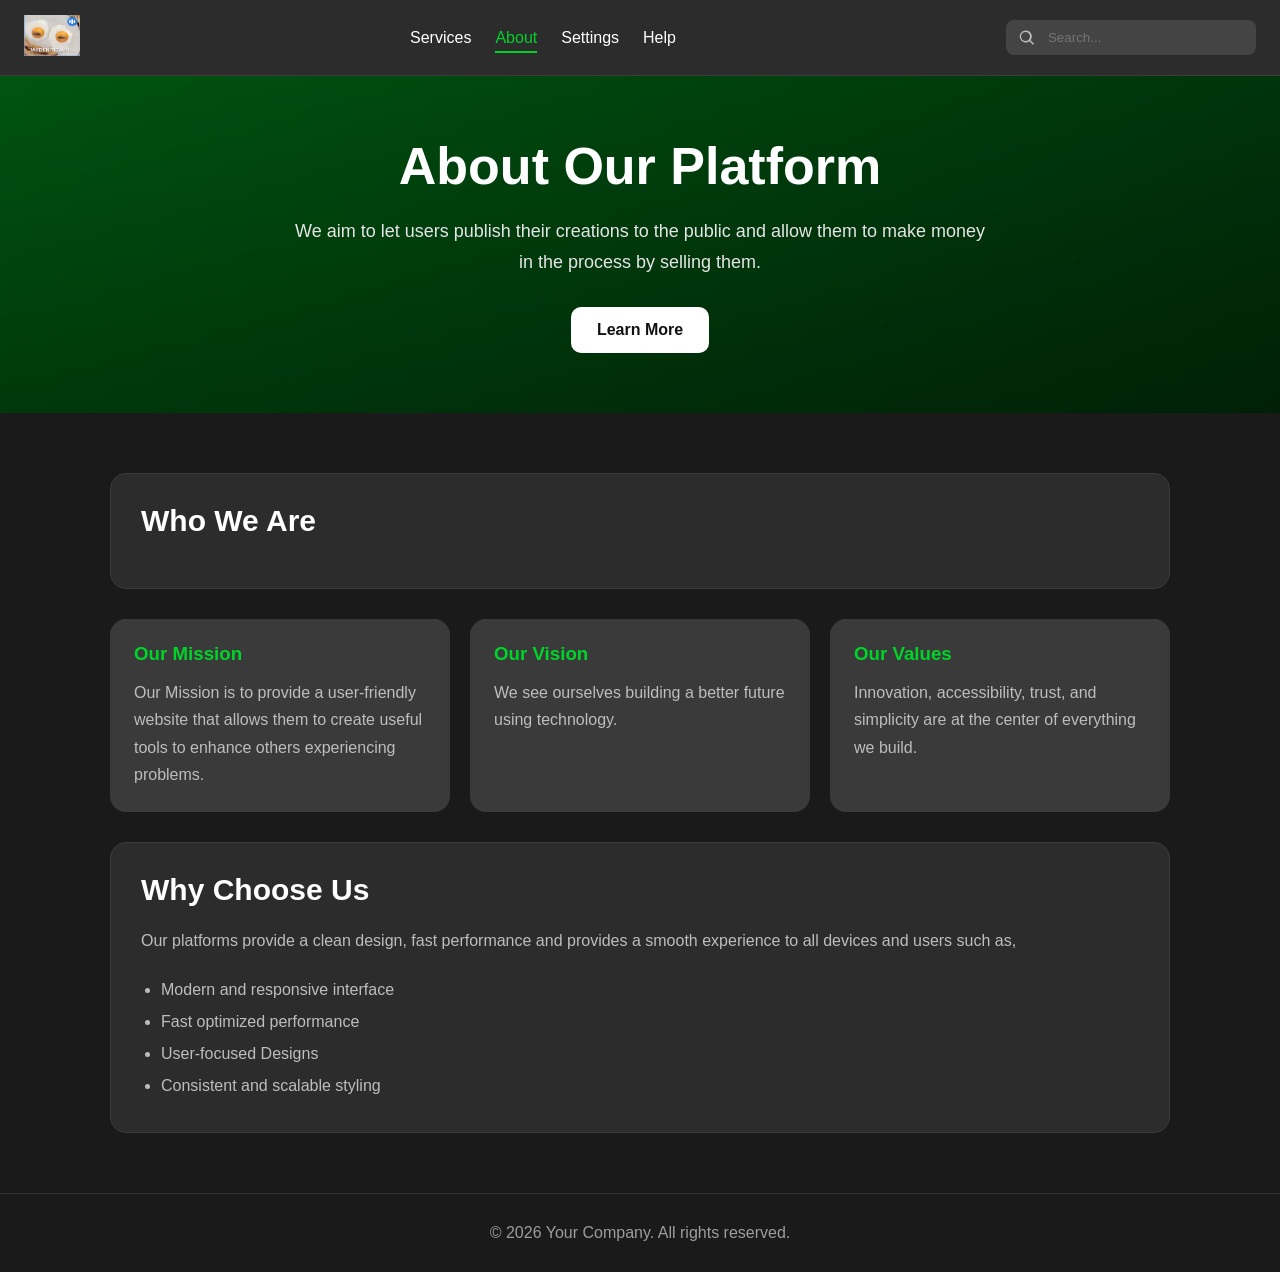
<file: about.html>
<!DOCTYPE html>
<html lang="en">
<head>
    <!-- Google tag (gtag.js) -->
    <script async src="https://www.googletagmanager.com/gtag/js?id=G-DV0MCQ08GH"></script>
    <script>
    window.dataLayer = window.dataLayer || [];
    function gtag(){dataLayer.push(arguments);}
    gtag('js', new Date());

    gtag('config', 'G-DV0MCQ08GH');
    </script>
    <meta charset="UTF-8">
    <meta http-equiv="X-UA-Compatible" content="IE=edge">
    <meta name="viewport" content="width=device-width, initial-scale=1.0">

    <title>About</title>

    <link rel="stylesheet" href="about.css">
</head>

<body>
    <nav class="navbar">

        <div class="logo">
            <a href="index.html">
                <img src="assets/testimage.png" alt="Logo" width="56" height="41">
            </a>
        </div>

        <div class="navitems">
            <a href="services.html">Services</a>
            <a href="about.html" class="active">About</a>
            <a href="settings.html">Settings</a>
            <a href="help.html">Help</a>
        </div>

        <div class="search-wrapper">
            <span class="icon">
                <svg viewBox="0 0 24 24">
                    <path d="M10 2a8 8 0 105.293 14.293l4.707 4.707 1.414-1.414-4.707-4.707A8 8 0 0010 2zm0 2a6 6 0 110 12A6 6 0 0110 4z"/>
                </svg>
            </span>

            <input type="text" placeholder="Search...">
        </div>

    </nav>
    <header class="hero">

        <div class="hero-content">
            <h1>About Our Platform</h1>

            <p>
                We aim to let users publish their creations to the public and allow them to make money in the process by selling them.
            </p>

            <a href="#" class="hero-btn">Learn More</a>
        </div>

    </header>

    <main class="about-container">

        <section class="about-card">

            <h2>Who We Are</h2>

            <p>
               
            </p>

            <p>
                
            </p>

        </section>

        <section class="info-grid">

            <div class="info-card">
                <h3>Our Mission</h3>

                <p>
                    Our Mission is to provide a user-friendly website that allows them to create useful tools to enhance others experiencing problems.
                </p>
            </div>

            <div class="info-card">
                <h3>Our Vision</h3>

                <p>
                    We see ourselves building a better future using technology.
                </p>
            </div>

            <div class="info-card">
                <h3>Our Values</h3>

                <p>
                    Innovation, accessibility, trust, and simplicity
                    are at the center of everything we build.
                </p>
            </div>

        </section>

        <section class="about-card">

            <h2>Why Choose Us</h2>

            <p>
                Our platforms provide a clean design, fast performance and provides a smooth experience to all devices and users such as,
            </p>

            <ul>
                <li>Modern and responsive interface</li>
                <li>Fast optimized performance</li>
                <li>User-focused Designs</li>
                <li>Consistent and scalable styling</li>
            </ul>

        </section>

    </main>

    <footer>

        <p>© 2026 Your Company. All rights reserved.</p>

    </footer>

</body>
</html>
</file>
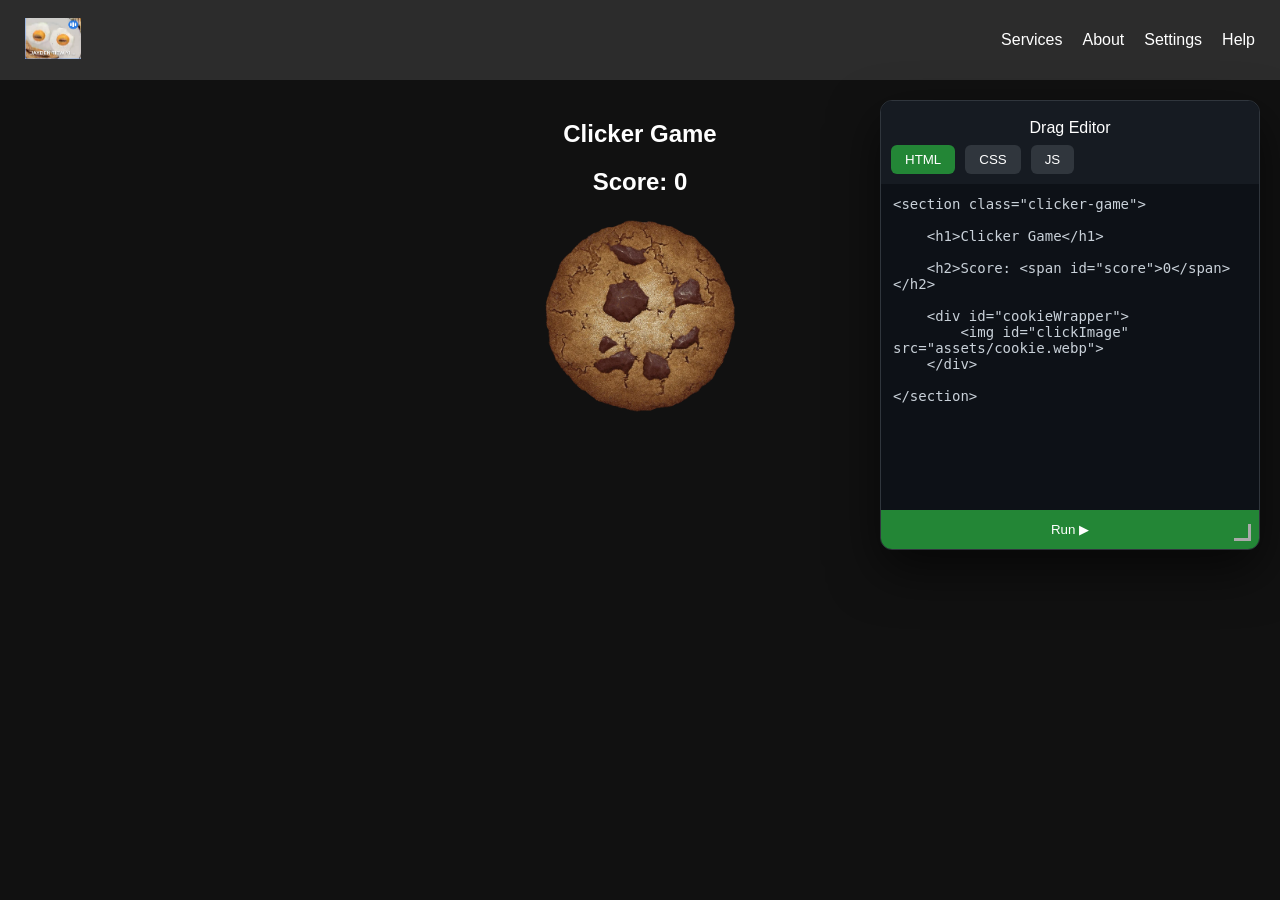
<file: card1.html>
<!DOCTYPE html>
<html lang="en">
<head>

    <meta charset="UTF-8">
    <meta name="viewport" content="width=device-width, initial-scale=1.0">

    <title>Live Code Editor</title>

    <link rel="stylesheet" href="card1.css">

</head>

<body>

<nav class="navbar">

    <a href="index.html">
        <img src="assets/testimage.png" width="56" height="41">
    </a>

    <div class="navitems">
        <a href="services.html">Services</a>
        <a href="about.html">About</a>
        <a href="settings.html">Settings</a>
        <a href="help.html">Help</a>
    </div>

</nav>


<div class="main-layout">

    <main id="websitePreview">
        <h1>Live Preview</h1>
    </main>

</div>


<!-- FLOATING EDITOR -->
<div class="floating-code-container" id="floatingContainer">

    <div class="floating-header">

        <div class="drag-bar" id="dragHeader">
            Drag Editor
        </div>

        <div class="editor-tabs">
            <button class="editor-tab active" data-tab="htmlPanel">HTML</button>
            <button class="editor-tab" data-tab="cssPanel">CSS</button>
            <button class="editor-tab" data-tab="jsPanel">JS</button>
        </div>

    </div>


    <div class="editor-scroll-area">

        <!-- HTML -->
        <div id="htmlPanel" class="floating-code-panel active">
<textarea id="floatingHtml">
<section class="clicker-game">

    <h1>Clicker Game</h1>

    <h2>Score: <span id="score">0</span></h2>

    <div id="cookieWrapper">
        <img id="clickImage" src="assets/cookie.webp">
    </div>

</section>
</textarea>
        </div>


        <!-- CSS -->
        <div id="cssPanel" class="floating-code-panel">
<textarea id="floatingCss">
body{
    font-family:Arial;
    background:#111;
    color:white;
    text-align:center;
}

#clickImage{
    width:200px;
    cursor:pointer;
}

#cookieWrapper{
    display:inline-block;
}

.goldGlow{
    animation: gold 1s infinite alternate;
}

.blueGlow{
    animation: blue 1s infinite alternate;
}

@keyframes gold{
from{
filter: drop-shadow(0 0 10px gold);
}
to{
filter: drop-shadow(0 0 60px orange);
}
}

@keyframes blue{
from{
filter: drop-shadow(0 0 10px cyan);
}
to{
filter: drop-shadow(0 0 60px blue);
}
}
</textarea>
        </div>


        <!-- JS -->
        <div id="jsPanel" class="floating-code-panel">
<textarea id="floatingJs">
let score = 0;

const image = document.getElementById("clickImage");
const scoreText = document.getElementById("score");
const wrapper = document.getElementById("cookieWrapper");

image.onclick = () => {

    score++;

    scoreText.textContent = score;

    if(score >= 50){
        wrapper.classList.add("goldGlow");
    }

    if(score >= 100){
        wrapper.classList.remove("goldGlow");
        wrapper.classList.add("blueGlow");
    }

};
</textarea>
        </div>

    </div>

    <button id="runFloating" class="run-button">Run ▶</button>

    <div id="resizeHandle" class="resize-handle"></div>

</div>


<script src="card1.js"></script>

</body>
</html>
</file>
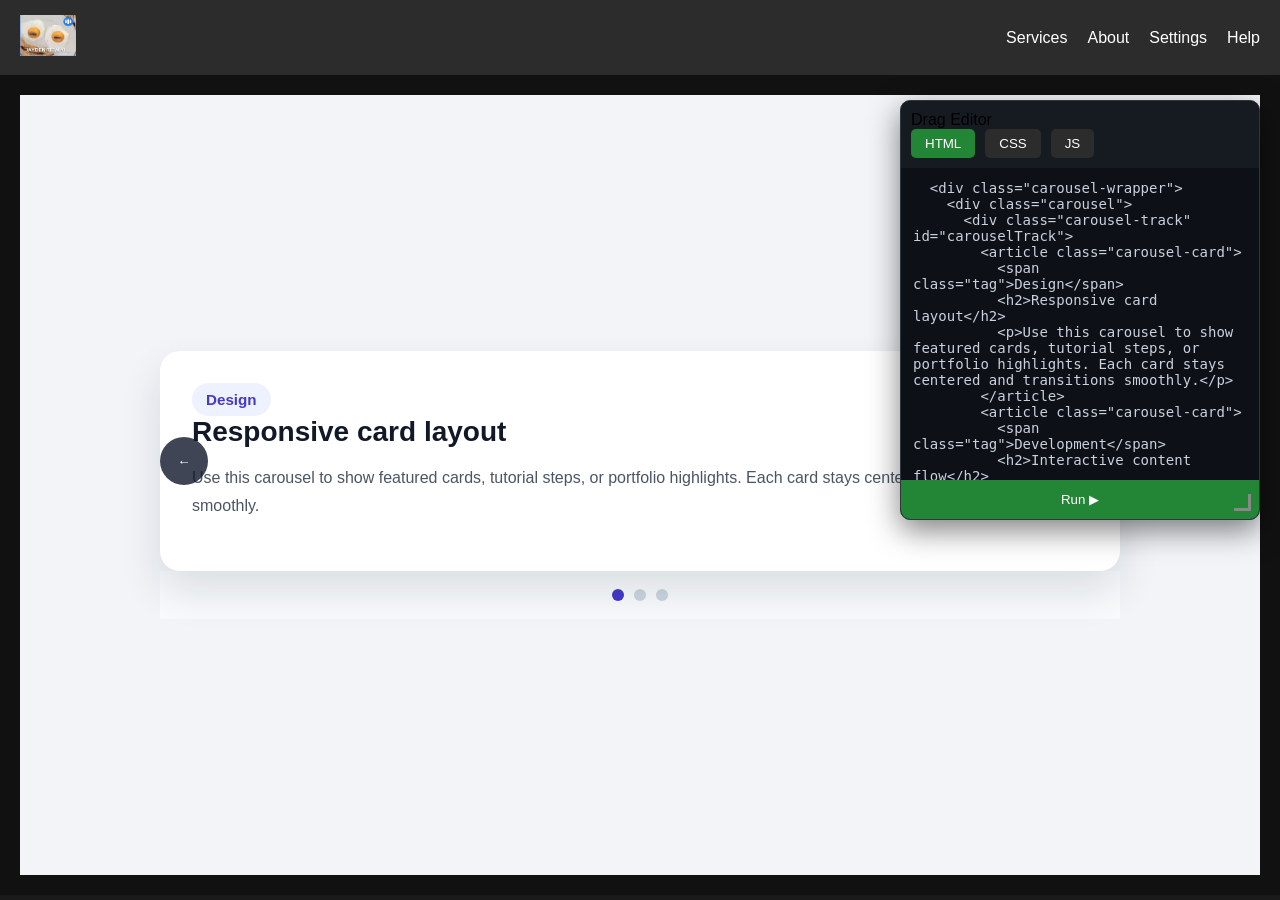
<file: card2.html>
<!DOCTYPE html>
<html lang="en">
<head>

    <meta charset="UTF-8">
    <meta name="viewport" content="width=device-width, initial-scale=1.0">

    <title>Live Code Editor</title>

    <link rel="stylesheet" href="card2.css">

</head>

<body>

<nav class="navbar">

    <a href="index.html">
        <img src="assets/testimage.png" width="56" height="41">
    </a>

    <div class="navitems">
        <a href="services.html">Services</a>
        <a href="about.html">About</a>
        <a href="settings.html">Settings</a>
        <a href="help.html">Help</a>
    </div>

</nav>


<div class="main-layout">

    <main id="websitePreview">
        <h1>Live Preview</h1>
    </main>

</div>


<!-- FLOATING EDITOR -->
<div class="floating-code-container" id="floatingContainer">

    <div class="floating-header">

        <div class="drag-bar" id="dragHeader">
            Drag Editor
        </div>

        <div class="editor-tabs">
            <button class="editor-tab active" data-tab="htmlPanel">HTML</button>
            <button class="editor-tab" data-tab="cssPanel">CSS</button>
            <button class="editor-tab" data-tab="jsPanel">JS</button>
        </div>

    </div>


    <div class="editor-scroll-area">

        <!-- HTML -->
        <div id="htmlPanel" class="floating-code-panel active">
<textarea id="floatingHtml">
  <div class="carousel-wrapper">
    <div class="carousel">
      <div class="carousel-track" id="carouselTrack">
        <article class="carousel-card">
          <span class="tag">Design</span>
          <h2>Responsive card layout</h2>
          <p>Use this carousel to show featured cards, tutorial steps, or portfolio highlights. Each card stays centered and transitions smoothly.</p>
        </article>
        <article class="carousel-card">
          <span class="tag">Development</span>
          <h2>Interactive content flow</h2>
          <p>Move through cards with previous/next controls or jump directly to a card using the dot indicators below.</p>
        </article>
        <article class="carousel-card">
          <span class="tag">Deployment</span>
          <h2>Live editor preview</h2>
          <p>The carousel system is fully self-contained in this file and can be edited in the live editor for immediate results.</p>
        </article>
      </div>

      <div class="carousel-controls">
        <button id="prevButton" aria-label="Previous card">&larr;</button>
        <button id="nextButton" aria-label="Next card">&rarr;</button>
      </div>
    </div>

    <div class="carousel-dots" id="carouselDots"></div>
  </div>
</textarea>
        </div>


        <!-- CSS -->
        <div id="cssPanel" class="floating-code-panel">
<textarea id="floatingCss">
    body {
      margin: 0;
      font-family: Arial, sans-serif;
      background: #f2f4f8;
      color: #1f2937;
      display: flex;
      justify-content: center;
      align-items: center;
      min-height: 100vh;
    }

    .carousel-wrapper {
      width: min(100%, 960px);
      padding: 24px;
    }

    .carousel {
      position: relative;
      overflow: hidden;
      border-radius: 20px;
      background: white;
      box-shadow: 0 20px 40px rgba(15, 23, 42, 0.12);
    }

    .carousel-track {
      display: flex;
      transition: transform 0.35s ease-in-out;
    }

    .carousel-card {
      min-width: 100%;
      padding: 32px;
      box-sizing: border-box;
      position: relative;
      perspective: 1200px;
    }

    .card-inner {
      width: 100%;
      height: 100%;
      transition: transform 0.65s ease;
      transform-style: preserve-3d;
      position: relative;
    }

    .card-inner.is-flipped {
      transform: rotateY(180deg);
    }

    .card-face {
      position: absolute;
      inset: 0;
      backface-visibility: hidden;
      border-radius: 20px;
      padding: 32px;
      display: flex;
      flex-direction: column;
      justify-content: center;
    }

    .card-front {
      background: white;
    }

    .card-back {
      background: #4338ca;
      color: white;
      transform: rotateY(180deg);
    }

    .carousel-card h2 {
      margin: 0 0 16px;
      font-size: 28px;
      color: #111827;
    }

    .carousel-card p {
      margin: 0 0 20px;
      line-height: 1.7;
      color: #4b5563;
    }

    .carousel-card .tag {
      display: inline-block;
      padding: 8px 14px;
      border-radius: 999px;
      background: #eef2ff;
      color: #4338ca;
      font-weight: 600;
      font-size: 0.95rem;
    }

    .carousel-controls {
      position: absolute;
      top: 50%;
      left: 0;
      right: 0;
      display: flex;
      justify-content: space-between;
      transform: translateY(-50%);
      pointer-events: none;
    }

    .carousel-controls button {
      pointer-events: all;
      border: none;
      background: rgba(15, 23, 42, 0.8);
      color: white;
      width: 48px;
      height: 48px;
      border-radius: 50%;
      cursor: pointer;
      transition: background 0.2s ease;
    }

    .carousel-controls button:hover {
      background: rgba(15, 23, 42, 1);
    }

    .carousel-dots {
      display: flex;
      justify-content: center;
      gap: 10px;
      padding: 18px 0;
      background: #f8fafc;
    }

    .carousel-dot {
      width: 12px;
      height: 12px;
      border-radius: 50%;
      background: #cbd5e1;
      border: none;
      cursor: pointer;
    }

    .carousel-dot.active {
      background: #4338ca;
    }
</textarea>
        </div>


        <!-- JS -->
        <div id="jsPanel" class="floating-code-panel">
<textarea id="floatingJs">
    const track = document.getElementById('carouselTrack');
    const prevButton = document.getElementById('prevButton');
    const nextButton = document.getElementById('nextButton');
    const dotsContainer = document.getElementById('carouselDots');

    const slides = Array.from(track.children);
    let currentIndex = 0;

    function updateCarousel() {
      const offset = currentIndex * track.clientWidth * -1;
      track.style.transform = `translateX(${offset}px)`;
      Array.from(dotsContainer.children).forEach((dot, index) => {
        dot.classList.toggle('active', index === currentIndex);
      });
    }

    function createDots() {
      slides.forEach((_, index) => {
        const dot = document.createElement('button');
        dot.className = 'carousel-dot';
        if (index === 0) dot.classList.add('active');
        dot.addEventListener('click', () => {
          currentIndex = index;
          updateCarousel();
        });
        dotsContainer.appendChild(dot);
      });
    }

    slides.forEach(card => {
      const inner = card.querySelector('.card-inner');
      card.addEventListener('click', () => {
        inner.classList.toggle('is-flipped');
      });
    });

    prevButton.addEventListener('click', () => {
      currentIndex = (currentIndex - 1 + slides.length) % slides.length;
      updateCarousel();
    });

    nextButton.addEventListener('click', () => {
      currentIndex = (currentIndex + 1) % slides.length;
      updateCarousel();
    });

    window.addEventListener('resize', updateCarousel);

    createDots();
    updateCarousel();
</textarea>
        </div>

    </div>

    <button id="runFloating" class="run-button">Run ▶</button>

    <div id="resizeHandle" class="resize-handle"></div>

</div>


<script src="card2.js"></script>

</body>
</html>
</file>
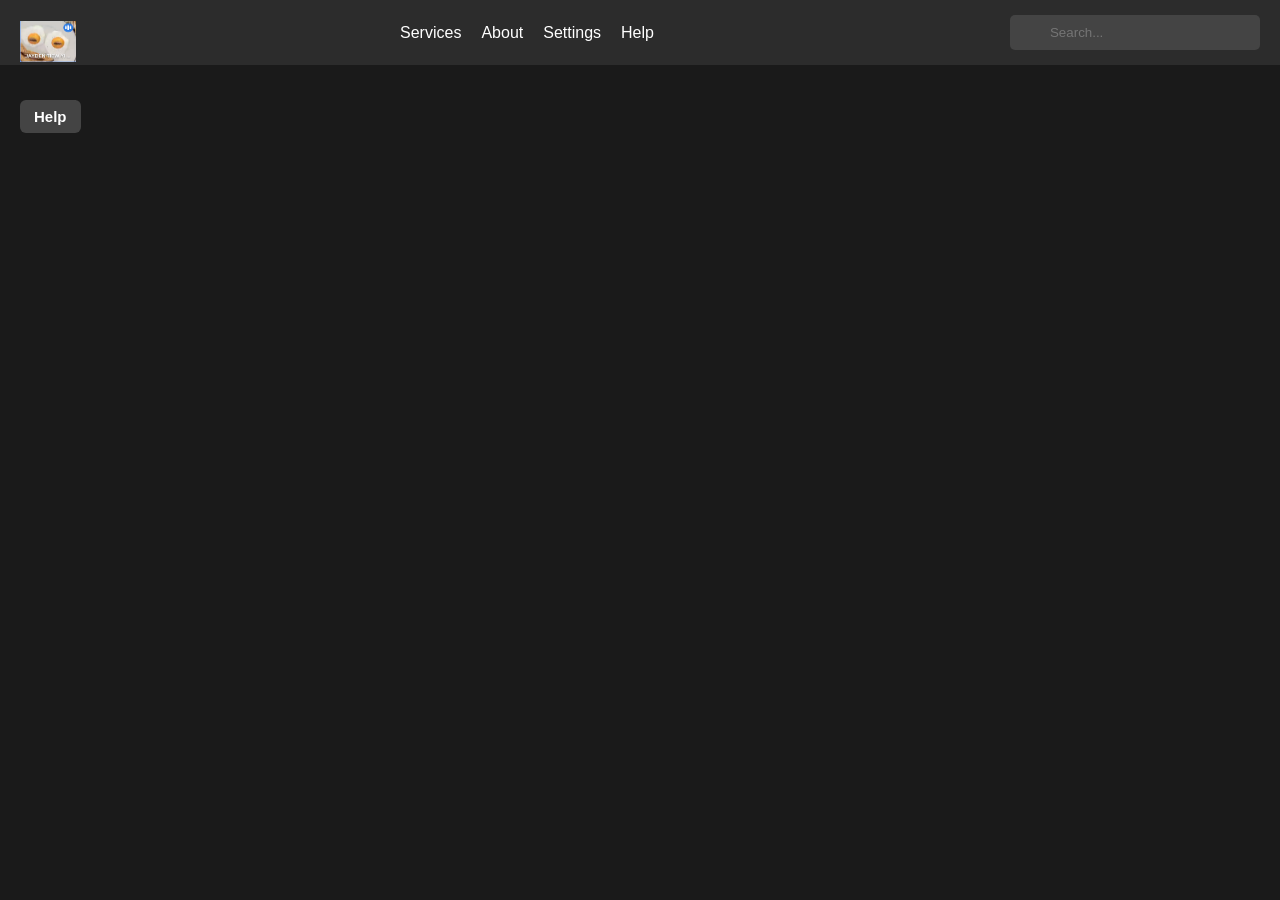
<file: help.html>
<!DOCTYPE html>
<html lang="en">
<head>
    <!-- Google tag (gtag.js) -->
    <script async src="https://www.googletagmanager.com/gtag/js?id=G-DV0MCQ08GH"></script>
    <script>
    window.dataLayer = window.dataLayer || [];
    function gtag(){dataLayer.push(arguments);}
    gtag('js', new Date());

    gtag('config', 'G-DV0MCQ08GH');
    </script>
    <meta charset="UTF-8">
    <meta http-equiv="X-UA-Compatible" content="IE=edge">
    <meta name="viewport" content="width=device-width, initial-scale=1.0">
    <link rel="stylesheet" href="style.css">
    <script src="script.js"></script>
    <meta name="viewport" content="width=device-width, initial-scale = 1.0">
    
    <title>Help</title>
</head>

<body>

    <nav class="navbar">
        <div class="logo">
            <a href="index.html"><img src="assets/testimage.png" alt="Logo" width="56" height="41"></a>
        </div>

        <div class="navitems">
            <a href="services.html" class="services">Services</a>
            <a href="about.html" class="about">About</a>
            <a href="settings.html" class="settings">Settings</a>
            <a href="help.html" class="help">Help</a>
        </div>

        <div class="search-wrapper">
            <span class="icon">
              <svg viewBox="0 0 24 24">
                <path d="M10 2a8 8 0 105.293 14.293l4.707 4.707 1.414-1.414-4.707-4.707A8 8 0 0010 2zm0 2a6 6 0 110 12A6 6 0 0110 4z"/>
              </svg>
            </span>
            <input type="text" placeholder="Search...">
          </div>
    </nav>

    <div class="maindiv">
        <h2 class="mainheader">Help</h2>
    </div>

</body>

<footer>

</footer>

</html>
</file>
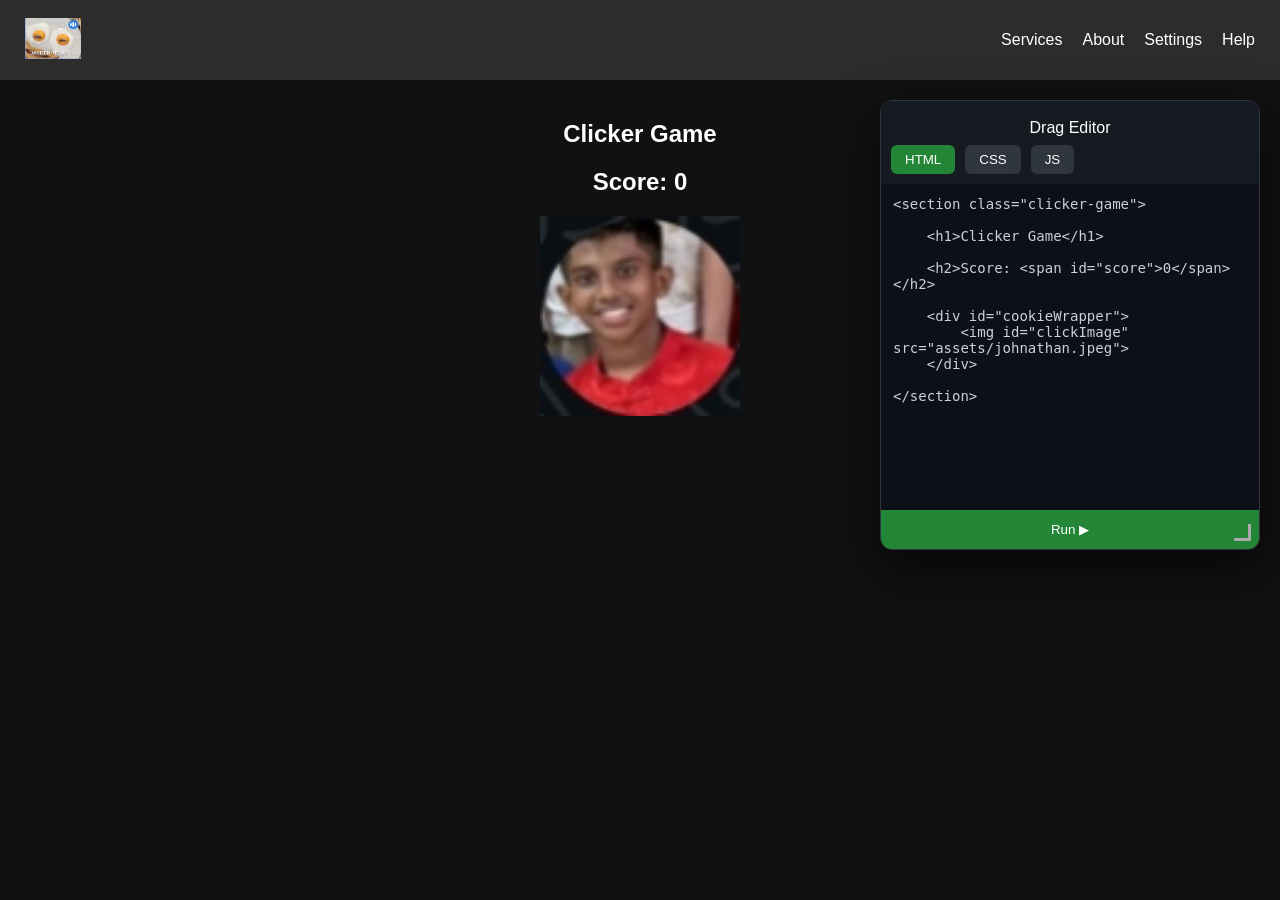
<file: johnathan.html>
<!DOCTYPE html>
<html lang="en">
<head>

    <meta charset="UTF-8">
    <meta name="viewport" content="width=device-width, initial-scale=1.0">

    <title>Live Code Editor</title>

    <link rel="stylesheet" href="card1.css">

</head>

<body>

<nav class="navbar">

    <a href="index.html">
        <img src="assets/testimage.png" width="56" height="41">
    </a>

    <div class="navitems">
        <a href="services.html">Services</a>
        <a href="about.html">About</a>
        <a href="settings.html">Settings</a>
        <a href="help.html">Help</a>
    </div>

</nav>


<div class="main-layout">

    <main id="websitePreview">
        <h1>Live Preview</h1>
    </main>

</div>


<!-- FLOATING EDITOR -->
<div class="floating-code-container" id="floatingContainer">

    <div class="floating-header">

        <div class="drag-bar" id="dragHeader">
            Drag Editor
        </div>

        <div class="editor-tabs">
            <button class="editor-tab active" data-tab="htmlPanel">HTML</button>
            <button class="editor-tab" data-tab="cssPanel">CSS</button>
            <button class="editor-tab" data-tab="jsPanel">JS</button>
        </div>

    </div>


    <div class="editor-scroll-area">

        <!-- HTML -->
        <div id="htmlPanel" class="floating-code-panel active">
<textarea id="floatingHtml">
<section class="clicker-game">

    <h1>Clicker Game</h1>

    <h2>Score: <span id="score">0</span></h2>

    <div id="cookieWrapper">
        <img id="clickImage" src="assets/johnathan.jpeg">
    </div>

</section>
</textarea>
        </div>


        <!-- CSS -->
        <div id="cssPanel" class="floating-code-panel">
<textarea id="floatingCss">
body{
    font-family:Arial;
    background:#111;
    color:white;
    text-align:center;
}

#clickImage{
    width:200px;
    cursor:pointer;
}

#cookieWrapper{
    display:inline-block;
}

.goldGlow{
    animation: gold 1s infinite alternate;
}

.blueGlow{
    animation: blue 1s infinite alternate;
}

@keyframes gold{
from{
filter: drop-shadow(0 0 10px gold);
}
to{
filter: drop-shadow(0 0 60px orange);
}
}

@keyframes blue{
from{
filter: drop-shadow(0 0 10px cyan);
}
to{
filter: drop-shadow(0 0 60px blue);
}
}
</textarea>
        </div>


        <!-- JS -->
        <div id="jsPanel" class="floating-code-panel">
<textarea id="floatingJs">
    let score = 0;
    const image = document.getElementById("clickImage");
    const scoreText = document.getElementById("score");
    const wrapper = document.getElementById("cookieWrapper");
    const originalSrc = image.getAttribute("src");
    const thousandSrc = "assets/johnathan2.jpeg";

    image.onclick = () => {
      score++;
      scoreText.textContent = score;
      // Tiered glow effects (existing behavior)
      if (score >= 50) {
        wrapper.classList.add("goldGlow");
      }

      if (score >= 100) {
        wrapper.classList.remove("goldGlow");
        wrapper.classList.add("blueGlow");
      }

      if (score === 1000) {
        image.src = thousandSrc;
        image.style.transition = "transform .15s ease";
        image.style.transform = "scale(1.2)";
        setTimeout(() => (image.style.transform = "scale(1)"), 150);
      }

      if (score === 1500) {
        image.src = originalSrc;
      }
    };
</textarea>
        </div>

    </div>

    <button id="runFloating" class="run-button">Run ▶</button>

    <div id="resizeHandle" class="resize-handle"></div>

</div>


<script src="card1.js"></script>

</body>
</html>
</file>
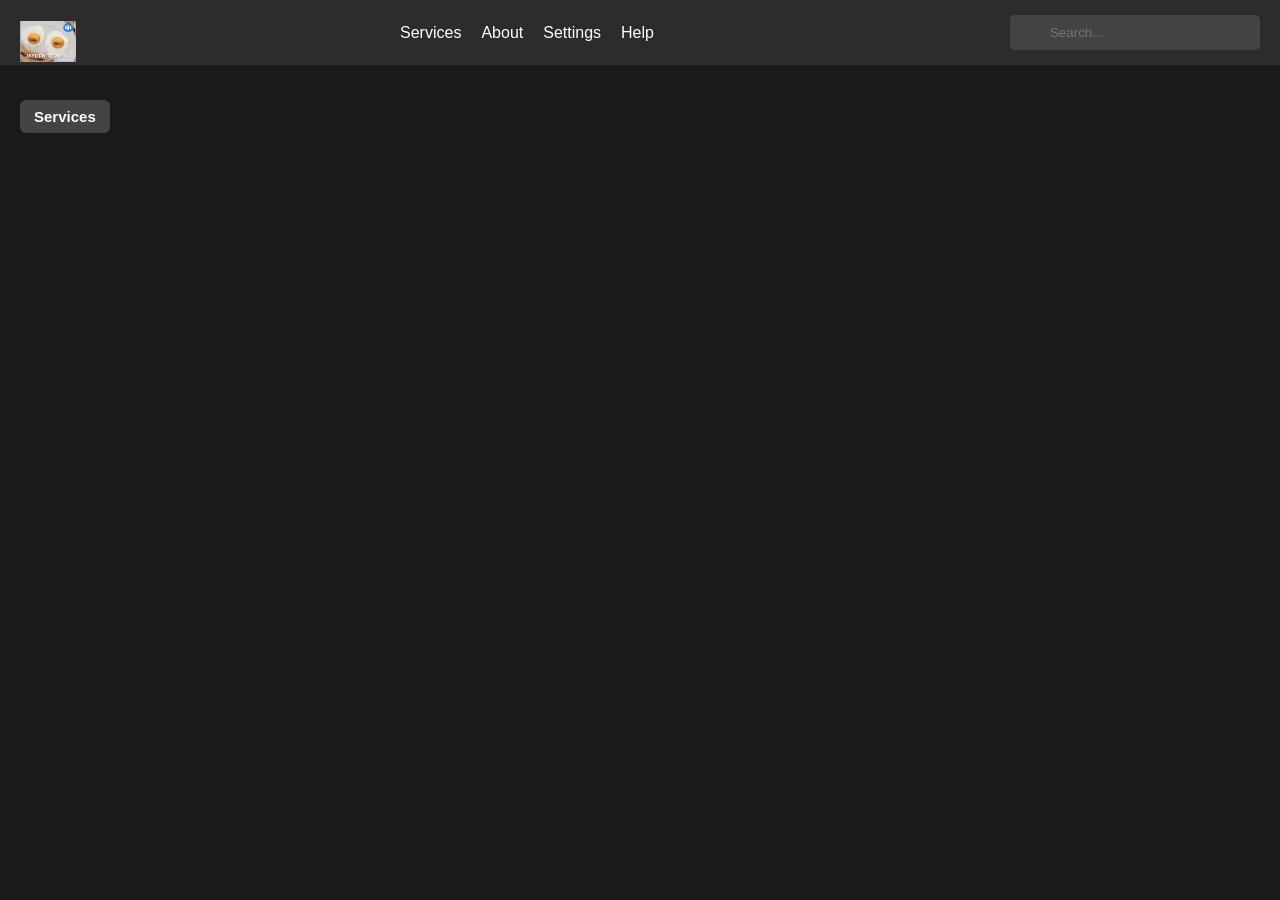
<file: services.html>
<!DOCTYPE html>
<html lang="en">
<head>
    <!-- Google tag (gtag.js) -->
    <script async src="https://www.googletagmanager.com/gtag/js?id=G-DV0MCQ08GH"></script>
    <script>
    window.dataLayer = window.dataLayer || [];
    function gtag(){dataLayer.push(arguments);}
    gtag('js', new Date());

    gtag('config', 'G-DV0MCQ08GH');
    </script>
    <meta charset="UTF-8">
    <meta http-equiv="X-UA-Compatible" content="IE=edge">
    <meta name="viewport" content="width=device-width, initial-scale=1.0">
    <link rel="stylesheet" href="style.css">
    <script src="script.js"></script>
    <meta name="viewport" content="width=device-width, initial-scale = 1.0">
        
    <title>Services</title>
</head>

<body>

    <nav class="navbar">
        <div class="logo">
            <a href="index.html"><img src="assets/testimage.png" alt="Logo" width="56" height="41"></a>
        </div>

        <div class="navitems">
            <a href="services.html" class="services">Services</a>
            <a href="about.html" class="about">About</a>
            <a href="settings.html" class="settings">Settings</a>
            <a href="help.html" class="help">Help</a>
        </div>

        <div class="search-wrapper">
            <span class="icon">
              <svg viewBox="0 0 24 24">
                <path d="M10 2a8 8 0 105.293 14.293l4.707 4.707 1.414-1.414-4.707-4.707A8 8 0 0010 2zm0 2a6 6 0 110 12A6 6 0 0110 4z"/>
              </svg>
            </span>
            <input type="text" placeholder="Search...">
          </div>
    </nav>

    <div class="maindiv">
        <h2 class="mainheader">Services</h2>
    </div>

</body>

<footer>

</footer>

</html>
</file>
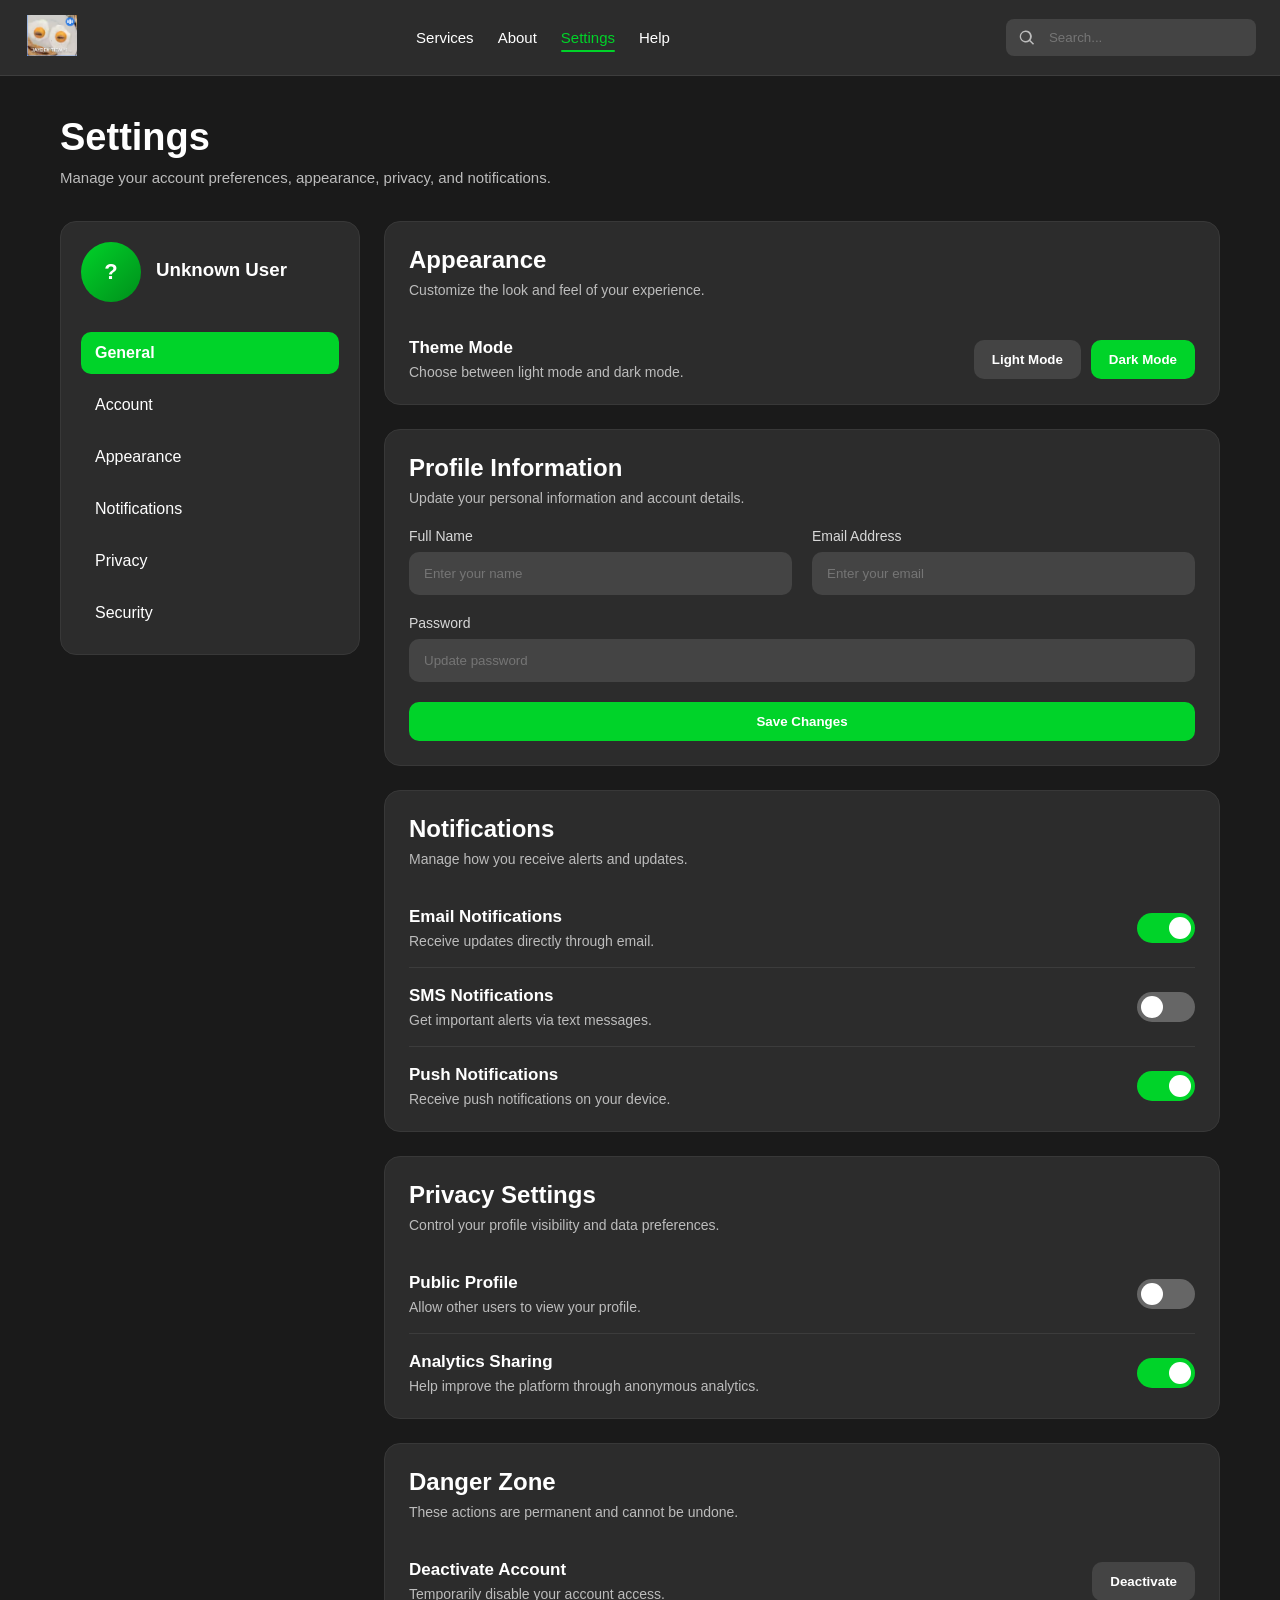
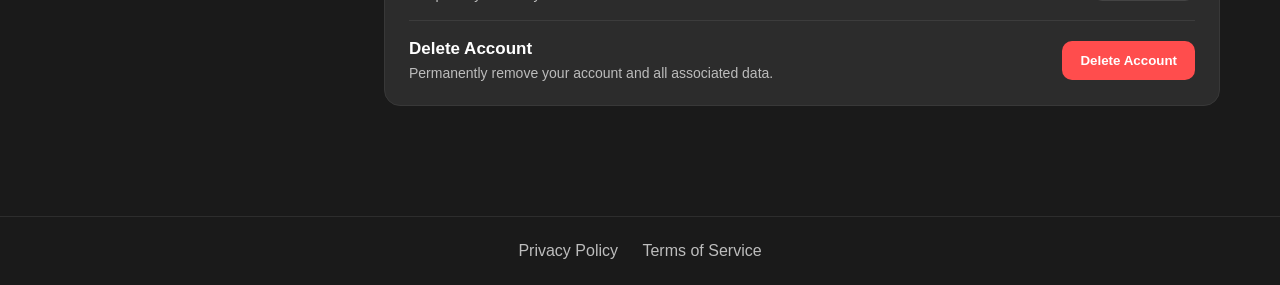
<file: settings.html>
<!DOCTYPE html>
<html lang="en">
<head>
    <!-- Google tag (gtag.js) -->
    <script async src="https://www.googletagmanager.com/gtag/js?id=G-DV0MCQ08GH"></script>
    <script>
    window.dataLayer = window.dataLayer || [];
    function gtag(){dataLayer.push(arguments);}
    gtag('js', new Date());

    gtag('config', 'G-DV0MCQ08GH');
    </script>
    <meta charset="UTF-8">
    <meta http-equiv="X-UA-Compatible" content="IE=edge">
    <meta name="viewport" content="width=device-width, initial-scale=1.0">

    <title>Settings</title>

    <link rel="stylesheet" href="setting.css">
</head>

<body>

    <nav class="navbar">

        <div class="logo">
            <a href="index.html">
                <img src="assets/testimage.png" alt="Logo" width="56" height="41">
            </a>
        </div>

        <div class="navitems">
            <a href="services.html">Services</a>
            <a href="about.html">About</a>
            <a href="settings.html" class="settings">Settings</a>
            <a href="help.html">Help</a>
        </div>

        <div class="search-wrapper">
            <span class="icon">
                <svg viewBox="0 0 24 24">
                    <path d="M10 2a8 8 0 105.293 14.293l4.707 4.707 1.414-1.414-4.707-4.707A8 8 0 0010 2zm0 2a6 6 0 110 12A6 6 0 0110 4z"/>
                </svg>
            </span>

            <input type="text" placeholder="Search...">
        </div>

    </nav>

    <main class="settings-page">

        <div class="page-header">
            <h1>Settings</h1>
            <p>Manage your account preferences, appearance, privacy, and notifications.</p>
        </div>

        <div class="settings-grid">
            <aside class="sidebar">

                <div class="profile-box">
                    <div class="avatar">?</div>
                
                    <div>
                        <h3>Unknown User</h3>
                    </div>
                </div>

                <div class="sidebar-links">
                    <a href="#" class="active">General</a>
                    <a href="#">Account</a>
                    <a href="#">Appearance</a>
                    <a href="#">Notifications</a>
                    <a href="#">Privacy</a>
                    <a href="#">Security</a>
                </div>

            </aside>

            <section class="content">
                <div class="section">

                    <div class="section-header">
                        <h2>Appearance</h2>
                        <p>Customize the look and feel of your experience.</p>
                    </div>

                    <div class="settings-row">

                        <div class="settings-info">
                            <h3>Theme Mode</h3>
                            <p>Choose between light mode and dark mode.</p>
                        </div>

                        <div class="btn-group">
                            <button class="btn">Light Mode</button>
                            <button class="btn btn-primary">Dark Mode</button>
                        </div>

                    </div>

                </div>
                <div class="section">

                    <div class="section-header">
                        <h2>Profile Information</h2>
                        <p>Update your personal information and account details.</p>
                    </div>

                    <form class="form-grid">

                        <div class="input-group">
                            <label for="name">Full Name</label>
                            <input type="text" id="name" placeholder="Enter your name">
                        </div>

                        <div class="input-group">
                            <label for="email">Email Address</label>
                            <input type="email" id="email" placeholder="Enter your email">
                        </div>

                        <div class="input-group full">
                            <label for="password">Password</label>
                            <input type="password" id="password" placeholder="Update password">
                        </div>

                        <div class="input-group full">
                            <button type="submit" class="btn btn-primary">
                                Save Changes
                            </button>
                        </div>

                    </form>

                </div>
                <div class="section">

                    <div class="section-header">
                        <h2>Notifications</h2>
                        <p>Manage how you receive alerts and updates.</p>
                    </div>

                    <div class="settings-row">

                        <div class="settings-info">
                            <h3>Email Notifications</h3>
                            <p>Receive updates directly through email.</p>
                        </div>

                        <label class="switch">
                            <input type="checkbox" checked>
                            <span class="slider"></span>
                        </label>

                    </div>

                    <div class="settings-row">

                        <div class="settings-info">
                            <h3>SMS Notifications</h3>
                            <p>Get important alerts via text messages.</p>
                        </div>

                        <label class="switch">
                            <input type="checkbox">
                            <span class="slider"></span>
                        </label>

                    </div>

                    <div class="settings-row">

                        <div class="settings-info">
                            <h3>Push Notifications</h3>
                            <p>Receive push notifications on your device.</p>
                        </div>

                        <label class="switch">
                            <input type="checkbox" checked>
                            <span class="slider"></span>
                        </label>

                    </div>

                </div>

                <div class="section">

                    <div class="section-header">
                        <h2>Privacy Settings</h2>
                        <p>Control your profile visibility and data preferences.</p>
                    </div>

                    <div class="settings-row">

                        <div class="settings-info">
                            <h3>Public Profile</h3>
                            <p>Allow other users to view your profile.</p>
                        </div>

                        <label class="switch">
                            <input type="checkbox">
                            <span class="slider"></span>
                        </label>

                    </div>

                    <div class="settings-row">

                        <div class="settings-info">
                            <h3>Analytics Sharing</h3>
                            <p>Help improve the platform through anonymous analytics.</p>
                        </div>

                        <label class="switch">
                            <input type="checkbox" checked>
                            <span class="slider"></span>
                        </label>

                    </div>

                </div>

                <div class="section">

                    <div class="section-header">
                        <h2>Danger Zone</h2>
                        <p>These actions are permanent and cannot be undone.</p>
                    </div>

                    <div class="settings-row">

                        <div class="settings-info">
                            <h3>Deactivate Account</h3>
                            <p>Temporarily disable your account access.</p>
                        </div>

                        <button class="btn">
                            Deactivate
                        </button>

                    </div>

                    <div class="settings-row">

                        <div class="settings-info">
                            <h3>Delete Account</h3>
                            <p>Permanently remove your account and all associated data.</p>
                        </div>

                        <button class="btn btn-danger">
                            Delete Account
                        </button>

                    </div>

                </div>

            </section>

        </div>

    </main>

    <footer>
        <nav>
            <a href="#">Privacy Policy</a>
            <a href="#">Terms of Service</a>
        </nav>
    </footer>

</body>
</html>
</file>
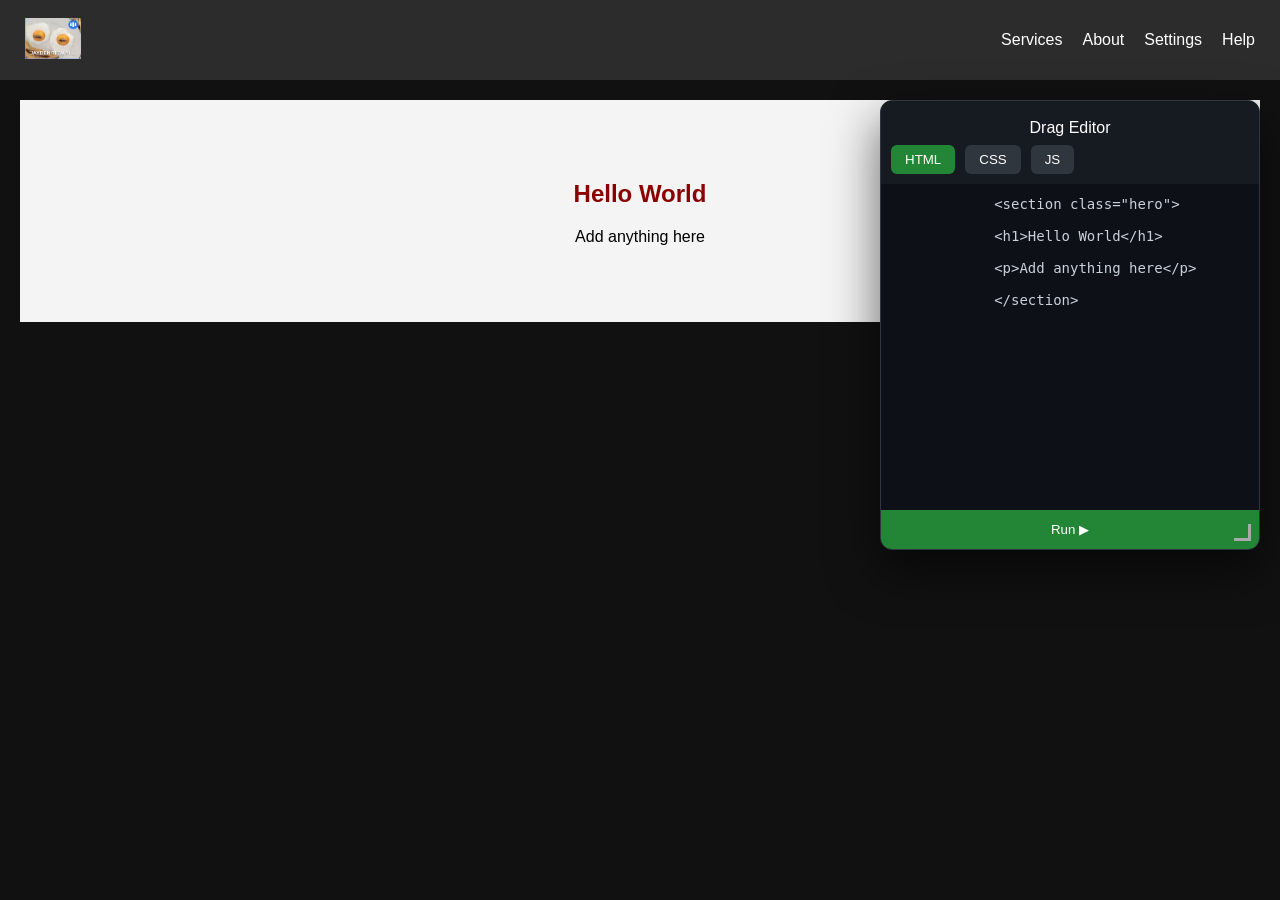
<file: use.html>
<!DOCTYPE html>
<html lang="en">
<head>

    <meta charset="UTF-8">
    <meta name="viewport" content="width=device-width, initial-scale=1.0">

    <title>Live Code Editor</title>

    <link rel="stylesheet" href="card1.css">

</head>

<body>

<nav class="navbar">

    <a href="index.html">
        <img src="assets/testimage.png" width="56" height="41">
    </a>

    <div class="navitems">
        <a href="services.html">Services</a>
        <a href="about.html">About</a>
        <a href="settings.html">Settings</a>
        <a href="help.html">Help</a>
    </div>

</nav>


<div class="main-layout">

    <main id="websitePreview">
        <h1>Live Preview</h1>
    </main>

</div>


<!-- FLOATING EDITOR -->
<div class="floating-code-container" id="floatingContainer">

    <div class="floating-header">

        <div class="drag-bar" id="dragHeader">
            Drag Editor
        </div>

        <div class="editor-tabs">
            <button class="editor-tab active" data-tab="htmlPanel">HTML</button>
            <button class="editor-tab" data-tab="cssPanel">CSS</button>
            <button class="editor-tab" data-tab="jsPanel">JS</button>
        </div>

    </div>


    <div class="editor-scroll-area">

        <!-- HTML -->
        <div id="htmlPanel" class="floating-code-panel active">
<textarea id="floatingHtml">
            <section class="hero">

            <h1>Hello World</h1>

            <p>Add anything here</p>

            </section>
</textarea>
        </div>


        <!-- CSS -->
        <div id="cssPanel" class="floating-code-panel">
<textarea id="floatingCss">
    body{
        margin:0;
        font-family:Arial;
    }

    .hero{
        padding:60px;
        text-align:center;
        background:#f4f4f4;
    }

    h1{
        color:darkred;
    }
</textarea>
        </div>


        <!-- JS -->
        <div id="jsPanel" class="floating-code-panel">
<textarea id="floatingJs">
    
        console.log("Live Preview Running");
</textarea>
        </div>

    </div>

    <button id="runFloating" class="run-button">Run ▶</button>

    <div id="resizeHandle" class="resize-handle"></div>

</div>


<script src="card1.js"></script>

</body>
</html>
</file>
<file: about.css>
*{
    margin:0;
    padding:0;
    box-sizing:border-box;
}

:root{
    --bg:#1a1a1a;
    --surface:#2c2c2c;
    --card:#3a3a3a;
    --text:#ffffff;
    --muted:#bdbdbd;
    --accent:#00D329;
    --accent-hover:#00b322;
}

body{
    font-family:Arial, sans-serif;
    background:var(--bg);
    color:var(--text);
    overflow-x:hidden;
}

/* =========================
   NAVBAR
========================= */

.navbar{
    display:flex;
    justify-content:space-between;
    align-items:center;
    gap:20px;

    background:var(--surface);
    padding:15px 24px;

    border-bottom:1px solid #3d3d3d;
}

.navitems{
    display:flex;
    gap:24px;
}

.navitems a{
    color:white;
    text-decoration:none;
    position:relative;
    transition:0.2s ease;
}

.navitems a:hover{
    color:var(--accent);
}

.navitems .active{
    color:var(--accent);
}

.navitems .active::after{
    content:"";
    position:absolute;

    left:0;
    bottom:-6px;

    width:100%;
    height:2px;

    background:var(--accent);
}

.search-wrapper{
    position:relative;
    width:250px;
}

.search-wrapper input{
    width:100%;
    padding:10px 12px 10px 42px;

    background:#444;
    border:none;
    border-radius:8px;

    color:white;
    outline:none;
}

.search-wrapper .icon{
    position:absolute;
    left:12px;
    top:50%;
    transform:translateY(-50%);
    width:18px;
    height:18px;
}

.search-wrapper svg{
    fill:#bdbdbd;
}

/* =========================
   HERO
========================= */

.hero{
    min-height:320px;

    display:flex;
    align-items:center;
    justify-content:center;

    text-align:center;

    padding:60px 20px;

    background:
    linear-gradient(rgba(0,0,0,0.6), rgba(0,0,0,0.7)),
    linear-gradient(135deg,#00D329,#006d15);
}

.hero-content{
    max-width:700px;
}

.hero-content h1{
    font-size:52px;
    margin-bottom:20px;
}

.hero-content p{
    color:#e5e5e5;
    line-height:1.7;
    margin-bottom:30px;
    font-size:18px;
}

.hero-btn{
    display:inline-block;

    background:white;
    color:#111;

    padding:14px 26px;
    border-radius:10px;

    text-decoration:none;
    font-weight:bold;

    transition:0.2s ease;
}

.hero-btn:hover{
    background:#e5e5e5;
}

/* =========================
   ABOUT CONTENT
========================= */

.about-container{
    max-width:1100px;
    margin:auto;
    padding:60px 20px;

    display:flex;
    flex-direction:column;
    gap:30px;
}

.about-card{
    background:var(--surface);
    border-radius:16px;
    padding:30px;

    border:1px solid #3b3b3b;
}

.about-card h2{
    margin-bottom:20px;
    font-size:30px;
}

.about-card p{
    color:var(--muted);
    line-height:1.8;
    margin-bottom:18px;
}

.about-card ul{
    padding-left:20px;
    color:var(--muted);
    line-height:2;
}

/* =========================
   INFO GRID
========================= */

.info-grid{
    display:grid;
    grid-template-columns:repeat(auto-fit,minmax(250px,1fr));
    gap:20px;
}

.info-card{
    background:var(--card);
    padding:24px;
    border-radius:16px;

    transition:0.2s ease;
}

.info-card:hover{
    transform:translateY(-4px);
    border-color:var(--accent);
}

.info-card h3{
    margin-bottom:14px;
    color:var(--accent);
}

.info-card p{
    color:var(--muted);
    line-height:1.7;
}

/* =========================
   FOOTER
========================= */

footer{
    text-align:center;
    padding:30px 20px;

    border-top:1px solid #333;
    color:#9d9d9d;
}

/* =========================
   RESPONSIVE
========================= */

@media(max-width:768px){

    .navbar{
        flex-wrap:wrap;
    }

    .search-wrapper{
        width:100%;
    }

    .hero-content h1{
        font-size:38px;
    }

    .hero-content p{
        font-size:16px;
    }
}

@media(max-width:500px){

    .navitems{
        gap:16px;
        flex-wrap:wrap;
    }

    .hero{
        min-height:260px;
    }

    .hero-content h1{
        font-size:30px;
    }

    .about-card{
        padding:22px;
    }
}
</file>
<file: card1.css>
*{
    margin:0;
    padding:0;
    box-sizing:border-box;
}


body{

    font-family:Arial,sans-serif;

    background:#1a1a1a;

    overflow:hidden;

}



/* NAVBAR */


.navbar{

    height:80px;

    display:flex;

    align-items:center;

    justify-content:space-between;

    padding:15px 25px;

    background:#2c2c2c;

}


.navitems{

    display:flex;

    gap:20px;

}


.navitems a{

    color:white;

    text-decoration:none;

}





/* MAIN PREVIEW */


.main-layout{

    height:calc(100vh - 80px);

}


#websitePreview{

    height:100%;

    padding:20px;

    background:#111;

    color:white;

    overflow:auto;

}





/* FLOATING EDITOR */


.floating-code-container{

    position:fixed;


    top:100px;

    right:20px;


    width:380px;

    height:450px;



    background:#0d1117;


    border-radius:12px;


    border:1px solid #30363d;


    display:flex;

    flex-direction:column;


    overflow:hidden;


    z-index:9999;


    box-shadow:

    0 20px 50px rgba(0,0,0,.6);

}




.floating-header{

    background:#161b22;

    padding:10px;

}




.drag-bar{

    color:white;

    text-align:center;

    padding:8px;


    cursor:move;

}




.editor-tabs{

    display:flex;

    gap:10px;

}



.editor-tab{

    background:#30363d;

    color:white;

    border:none;

    padding:7px 14px;

    border-radius:6px;


    cursor:pointer;

}



.editor-tab.active{

    background:#238636;

}





.editor-scroll-area{

    flex:1;

}




.floating-code-panel{

    height:100%;

    display:none;

}


.floating-code-panel.active{

    display:block;

}





textarea{

    width:100%;

    height:100%;


    resize:none;


    background:#0d1117;


    color:#c9d1d9;


    border:none;


    outline:none;


    padding:12px;


    font-family:monospace;

    font-size:14px;

}





.run-button{

    background:#238636;


    color:white;


    border:none;


    padding:12px;


    cursor:pointer;


}



.run-button:hover{

    background:#2ea043;

}





/* RESIZE */


.resize-handle{

    position:absolute;


    right:0;

    bottom:0;


    width:35px;

    height:35px;


    cursor:nwse-resize;

}



.resize-handle:after{


    content:"";


    position:absolute;


    right:8px;

    bottom:8px;


    width:14px;

    height:14px;


    border-right:3px solid #aaa;

    border-bottom:3px solid #aaa;


}







/* CLICKER */


.clicker-game{

    display:flex;

    flex-direction:column;

    align-items:center;

    gap:20px;

}




#clickImage{


    width:220px;


    cursor:pointer;


    user-select:none;


    transition:

    transform .15s ease;

}




#clickImage:hover{

    transform:scale(1.05);

}




#clickImage:active{

    transform:scale(.9);

}




#cookieWrapper{

    display:inline-block;

}







/* GOLD LEVEL */


.goldGlow{


animation:
goldPulse 1s infinite alternate;


}





@keyframes goldPulse{


from{


filter:

drop-shadow(0 0 10px yellow)

drop-shadow(0 0 30px gold)

drop-shadow(0 0 60px orange);


}



to{


filter:

drop-shadow(0 0 30px yellow)

drop-shadow(0 0 80px gold)

drop-shadow(0 0 140px orange);


}


}








/* BLUE LEVEL */


.blueGlow{


animation:

bluePulse 1s infinite alternate;


}




@keyframes bluePulse{


from{


filter:

drop-shadow(0 0 15px cyan)

drop-shadow(0 0 50px blue)

drop-shadow(0 0 80px #0066ff);



}




to{


filter:

drop-shadow(0 0 50px cyan)

drop-shadow(0 0 120px #008cff)

drop-shadow(0 0 200px blue);


}



}







@media(max-width:700px){


.floating-code-container{


width:90%;

right:5%;


}


}
</file>
<file: card2.css>
*{
    margin:0;
    padding:0;
    box-sizing:border-box;
}


body{

    font-family:Arial,sans-serif;

    background:#1a1a1a;

    overflow:hidden;

}
.navbar{
    display:flex;
    justify-content:space-between;
    align-items:center;

    background:#2c2c2c;
    padding:15px 20px;
}

.navitems{
    display:flex;
    gap:20px;
}

.navitems a{
    color:white;
    text-decoration:none;
}

.search-wrapper{
    position:relative;
    width:250px;
}

.search-wrapper input{
    width:100%;
    padding:10px 10px 10px 40px;

    background:#444;
    border:none;
    border-radius:5px;

    color:white;
}

.search-wrapper .icon{
    position:absolute;
    left:10px;
    top:50%;
    transform:translateY(-50%);
}

.main-layout{

    height:calc(100vh - 80px);

}

#websitePreview{


    height:100%;

    background:#111;

    padding:20px;


    overflow:auto;

    color:white;

}

.floating-code-container{
    position:fixed;
    top:100px;
    right:20px;
    width:360px;
    height:420px;
    background:#0d1117;
    border:1px solid #30363d;
    border-radius:10px;
    display:flex;
    flex-direction:column;
    overflow:hidden;
    z-index:9999;
    box-shadow:
    0 10px 30px rgba(0,0,0,.5);
}

.floating-header{
    background:#161b22;
    padding:10px;
    cursor:move;
}





.editor-tabs{
    display:flex;
    gap:10px;
}





.editor-tab{
    background:#2c2c2c;
    color:white;
    border:none;
    padding:7px 14px;
    border-radius:5px;
    cursor:pointer;
}

.editor-tab.active{
    background:#238636;
}

.editor-scroll-area{
    flex:1;
}

.floating-code-panel{
    height:100%;
    display:none;
}

.floating-code-panel.active{
    display:block;
}

textarea{
    width:100%;
    height:100%;
    resize:none;
    background:#0d1117;
    color:#c9d1d9;
    border:none;
    outline:none;
    padding:12px;
    font-family:monospace;
    font-size:14px;
}









.run-button{
    background:#238636;
    color:white;
    border:none;
    padding:12px;
    cursor:pointer;
}

.run-button:hover{
    background:#2ea043;
}

.resize-handle{
    position:absolute;
    right:0;
    bottom:0;
    width:35px;
    height:35px;
    cursor:nwse-resize;
}



.resize-handle::before{
    content:"";
    position:absolute;
    right:8px;
    bottom:8px;
    width:14px;
    height:14px;
    border-right:3px solid #888;
    border-bottom:3px solid #888;
}

@media(max-width:768px){
.floating-code-container{
width:90%;
right:5%;
}
}
</file>
<file: style.css>
*{
    margin:0;
    padding:0;
    box-sizing:border-box;
}

body{
    font-family:Arial, sans-serif;
    background:#1a1a1a;
    overflow-x:hidden;
}

.navbar{
    display:flex;
    justify-content:space-between;
    align-items:center;

    background:#2c2c2c;
    padding:15px 20px;
}

.navitems{
    display:flex;
    gap:20px;
}

.navitems a{
    color:white;
    text-decoration:none;
}

.search-wrapper{
    position:relative;
    width:250px;
}

.search-wrapper input{
    width:100%;
    padding:10px 10px 10px 40px;

    background:#444;
    border:none;
    border-radius:5px;

    color:white;
}

.search-wrapper .icon{
    position:absolute;
    left:10px;
    top:50%;
    transform:translateY(-50%);
}

.maindiv{
    padding:20px;
}

.mainheader{
    background:#444;
    color:white;

    padding:8px 14px;
    display:inline-block;

    margin:15px 0;
    border-radius:6px;

    font-size:15px;
}

.cards-grid{
    display:grid;

    grid-template-columns:repeat(auto-fit, minmax(180px, 1fr));

    gap:12px;

    margin-bottom:20px;
}

.card{
    background:#444;
    border-radius:10px;

    display:flex;
    flex-direction:column;

    aspect-ratio:1 / 1;

    overflow:hidden;
}

.image{
    flex:1;
    padding:8px;

    display:flex;
    justify-content:center;
    align-items:center;

    overflow:hidden;
}

.image img{
    width:100%;
    height:100%;

    object-fit:cover;

    border-radius:6px;
}

.card-content{
    padding:8px;

    display:flex;
    flex-direction:column;
    gap:6px;
}

.desc{
    background:#bebebe;
    color:#111;

    padding:5px;
    border-radius:5px;

    font-size:11px;

    overflow:hidden;
}

.btn-use{
    display:block;
    width:100%;

    background:#00D329;
    color:white;

    text-align:center;

    padding:6px;

    border-radius:5px;

    text-decoration:none;

    font-size:12px;
}

.btn-use:hover{
    background:#00b322;
}

.logo{
    width: 24px;
    height: 24px;   
}

.footernav{
    display: flex;
    gap: 50px;
}
</file>
<file: setting.css>
*{
    margin:0;
    padding:0;
    box-sizing:border-box;
}

:root{
    --bg:#1a1a1a;
    --surface:#2c2c2c;
    --surface-light:#3a3a3a;
    --card:#444;
    --text:#ffffff;
    --muted:#bcbcbc;
    --accent:#00D329;
    --accent-hover:#00b322;
    --danger:#ff4d4d;
    --danger-hover:#e63939;
    --border:#555;
}

body{
    font-family:Arial, sans-serif;
    background:var(--bg);
    color:var(--text);
    overflow-x:hidden;
}

.navbar{
    display:flex;
    justify-content:space-between;
    align-items:center;
    gap:20px;

    background:var(--surface);
    padding:15px 24px;

    border-bottom:1px solid #3d3d3d;

    position:sticky;
    top:0;
    z-index:1000;
}

.logo img{
    object-fit:contain;
}

.navitems{
    display:flex;
    align-items:center;
    gap:24px;
}

.navitems a{
    color:white;
    text-decoration:none;
    font-size:15px;
    transition:0.2s ease;
    position:relative;
}

.navitems a:hover{
    color:var(--accent);
}

.navitems .settings{
    color:var(--accent);
}

.navitems .settings::after{
    content:"";
    position:absolute;
    left:0;
    bottom:-6px;

    width:100%;
    height:2px;

    background:var(--accent);
    border-radius:20px;
}

.search-wrapper{
    position:relative;
    width:250px;
}

.search-wrapper input{
    width:100%;
    padding:10px 12px 10px 42px;

    background:#444;
    border:1px solid transparent;
    border-radius:8px;

    color:white;
    outline:none;

    transition:0.2s ease;
}

.search-wrapper input:focus{
    border-color:var(--accent);
}

.search-wrapper .icon{
    position:absolute;
    left:12px;
    top:50%;
    transform:translateY(-50%);
    width:18px;
    height:18px;
}

.search-wrapper svg{
    fill:#bdbdbd;
}

.settings-page{
    max-width:1200px;
    margin:auto;
    padding:40px 20px 60px;
}

.page-header{
    margin-bottom:35px;
}

.page-header h1{
    font-size:38px;
    margin-bottom:10px;
}

.page-header p{
    color:var(--muted);
    font-size:15px;
}

.settings-grid{
    display:grid;
    grid-template-columns:300px 1fr;
    gap:24px;
}

.sidebar{
    background:var(--surface);
    border-radius:16px;
    padding:20px;
    height:fit-content;
    border:1px solid #383838;
}

.profile-box{
    display:flex;
    align-items:center;
    gap:15px;
    margin-bottom:30px;
}

.avatar{
    width:60px;
    height:60px;
    border-radius:50%;
    background:linear-gradient(135deg,#00D329,#008f1b);

    display:flex;
    align-items:center;
    justify-content:center;

    font-size:22px;
    font-weight:bold;
}

.profile-box h3{
    margin-bottom:4px;
}

.profile-box p{
    color:var(--muted);
    font-size:13px;
}

.sidebar-links{
    display:flex;
    flex-direction:column;
    gap:10px;
}

.sidebar-links a{
    text-decoration:none;
    color:white;

    padding:12px 14px;
    border-radius:10px;

    transition:0.2s ease;
}

.sidebar-links a:hover{
    background:var(--card);
}

.sidebar-links .active{
    background:var(--accent);
    color:white;
    font-weight:bold;
}

.content{
    display:flex;
    flex-direction:column;
    gap:24px;
}

.section{
    background:var(--surface);
    border-radius:16px;
    padding:24px;

    border:1px solid #383838;
}

.section-header{
    margin-bottom:22px;
}

.section-header h2{
    font-size:24px;
    margin-bottom:8px;
}

.section-header p{
    color:var(--muted);
    font-size:14px;
}

.settings-row{
    display:flex;
    justify-content:space-between;
    align-items:center;
    gap:20px;

    padding:18px 0;
    border-bottom:1px solid #3c3c3c;
}

.settings-row:last-child{
    border-bottom:none;
    padding-bottom:0;
}

.settings-info h3{
    margin-bottom:6px;
    font-size:17px;
}

.settings-info p{
    color:var(--muted);
    font-size:14px;
}

.btn-group{
    display:flex;
    gap:10px;
    flex-wrap:wrap;
}

button{
    border:none;
    cursor:pointer;
    transition:0.2s ease;
    font-weight:bold;
}

.btn{
    background:var(--card);
    color:white;

    padding:12px 18px;
    border-radius:10px;
}

.btn:hover{
    background:#575757;
}

.btn-primary{
    background:var(--accent);
    color:white;
}

.btn-primary:hover{
    background:var(--accent-hover);
}

.btn-danger{
    background:var(--danger);
    color:white;
}

.btn-danger:hover{
    background:var(--danger-hover);
}

.form-grid{
    display:grid;
    grid-template-columns:1fr 1fr;
    gap:20px;
}

.input-group{
    display:flex;
    flex-direction:column;
    gap:8px;
}

.input-group.full{
    grid-column:1 / -1;
}

label{
    font-size:14px;
    color:#d8d8d8;
}

input{
    background:var(--card);
    border:1px solid transparent;
    color:white;

    padding:13px 14px;
    border-radius:10px;
    outline:none;

    transition:0.2s ease;
}

input:focus{
    border-color:var(--accent);
}

.switch{
    position:relative;
    display:inline-block;
    width:58px;
    height:30px;
}

.switch input{
    opacity:0;
    width:0;
    height:0;
}

.slider{
    position:absolute;
    cursor:pointer;
    inset:0;

    background:#666;
    transition:.3s;
    border-radius:50px;
}

.slider:before{
    position:absolute;
    content:"";

    height:22px;
    width:22px;

    left:4px;
    bottom:4px;

    background:white;
    transition:.3s;
    border-radius:50%;
}

.switch input:checked + .slider{
    background:var(--accent);
}

.switch input:checked + .slider:before{
    transform:translateX(28px);
}

footer{
    margin-top:50px;
    padding:25px;
    text-align:center;
    color:#9f9f9f;
    border-top:1px solid #2d2d2d;
}

footer a{
    color:#bdbdbd;
    text-decoration:none;
    margin:0 10px;
}

footer a:hover{
    color:var(--accent);
}

@media(max-width:900px){

    .settings-grid{
        grid-template-columns:1fr;
    }

    .form-grid{
        grid-template-columns:1fr;
    }

    .navbar{
        flex-wrap:wrap;
    }

    .search-wrapper{
        width:100%;
    }
}

@media(max-width:600px){

    .page-header h1{
        font-size:30px;
    }

    .settings-row{
        flex-direction:column;
        align-items:flex-start;
    }

    .btn-group{
        width:100%;
    }

    .btn-group button{
        flex:1;
    }
}
</file>
